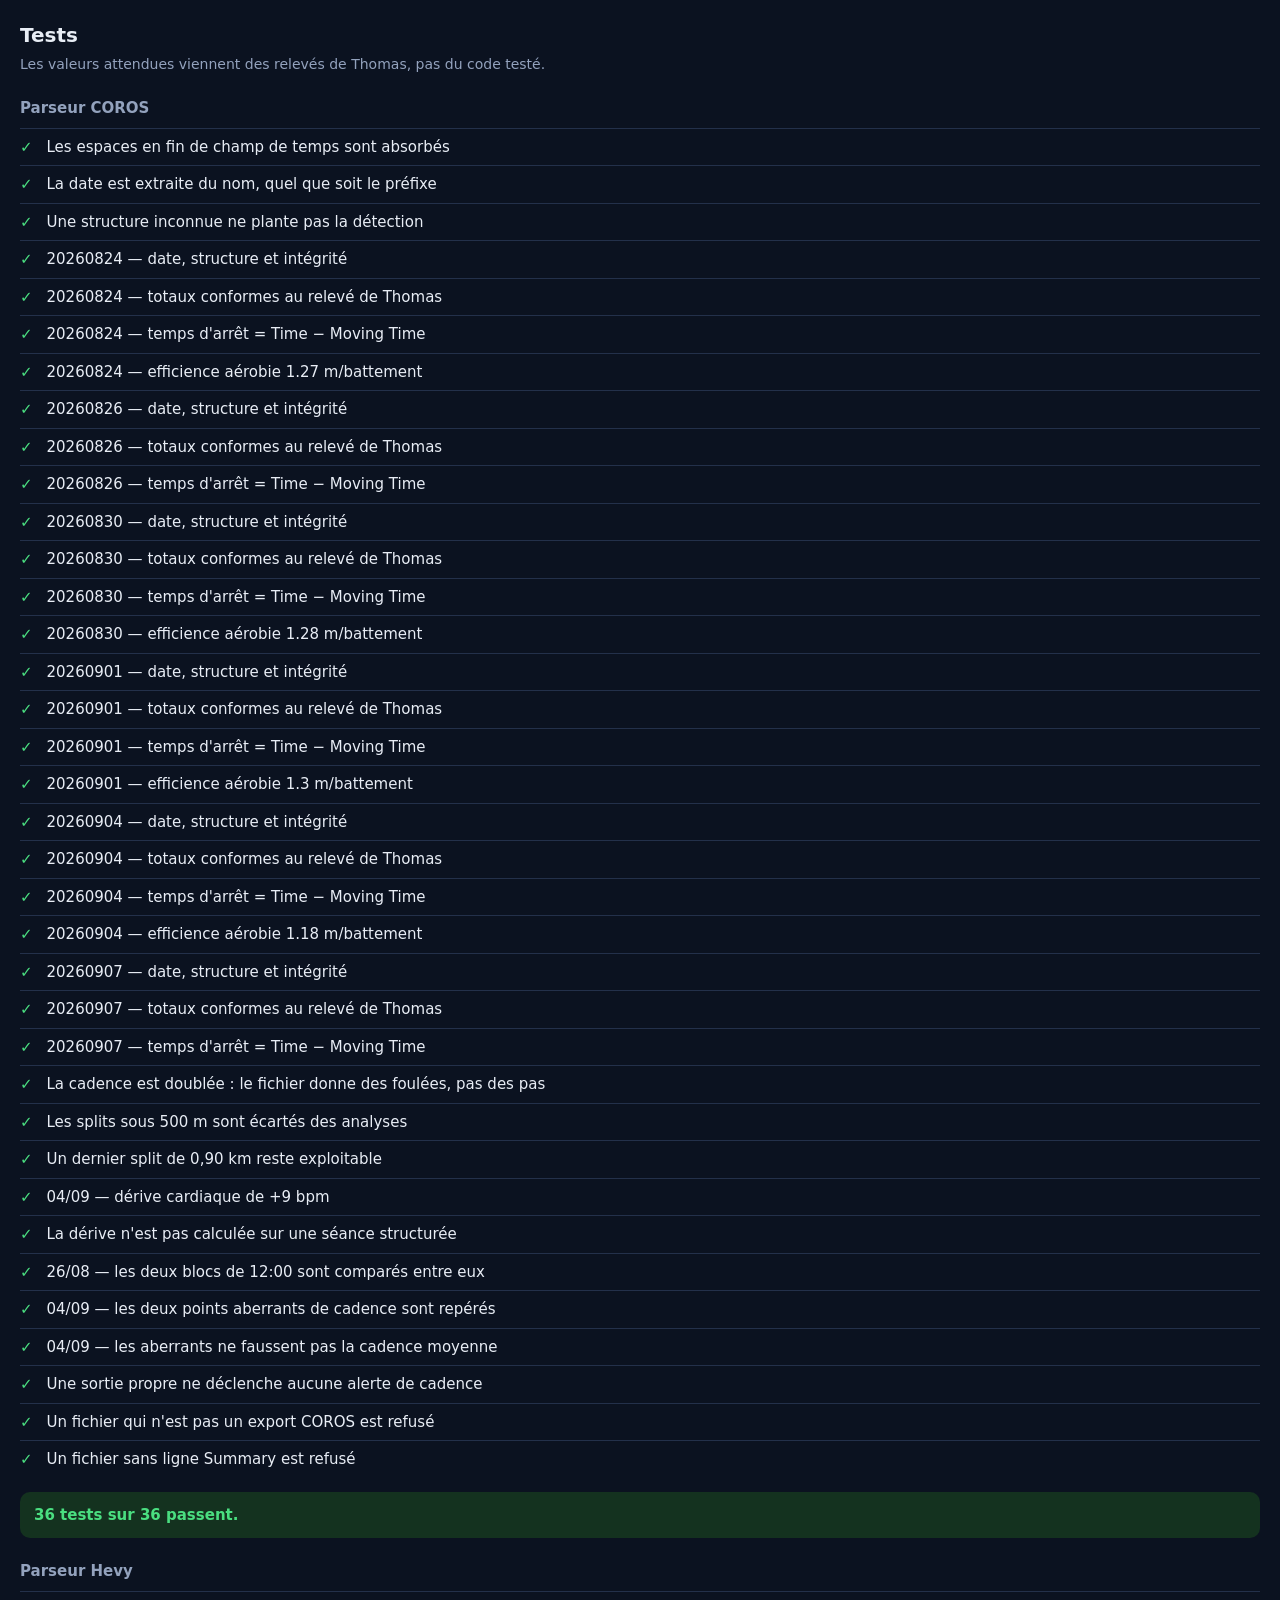
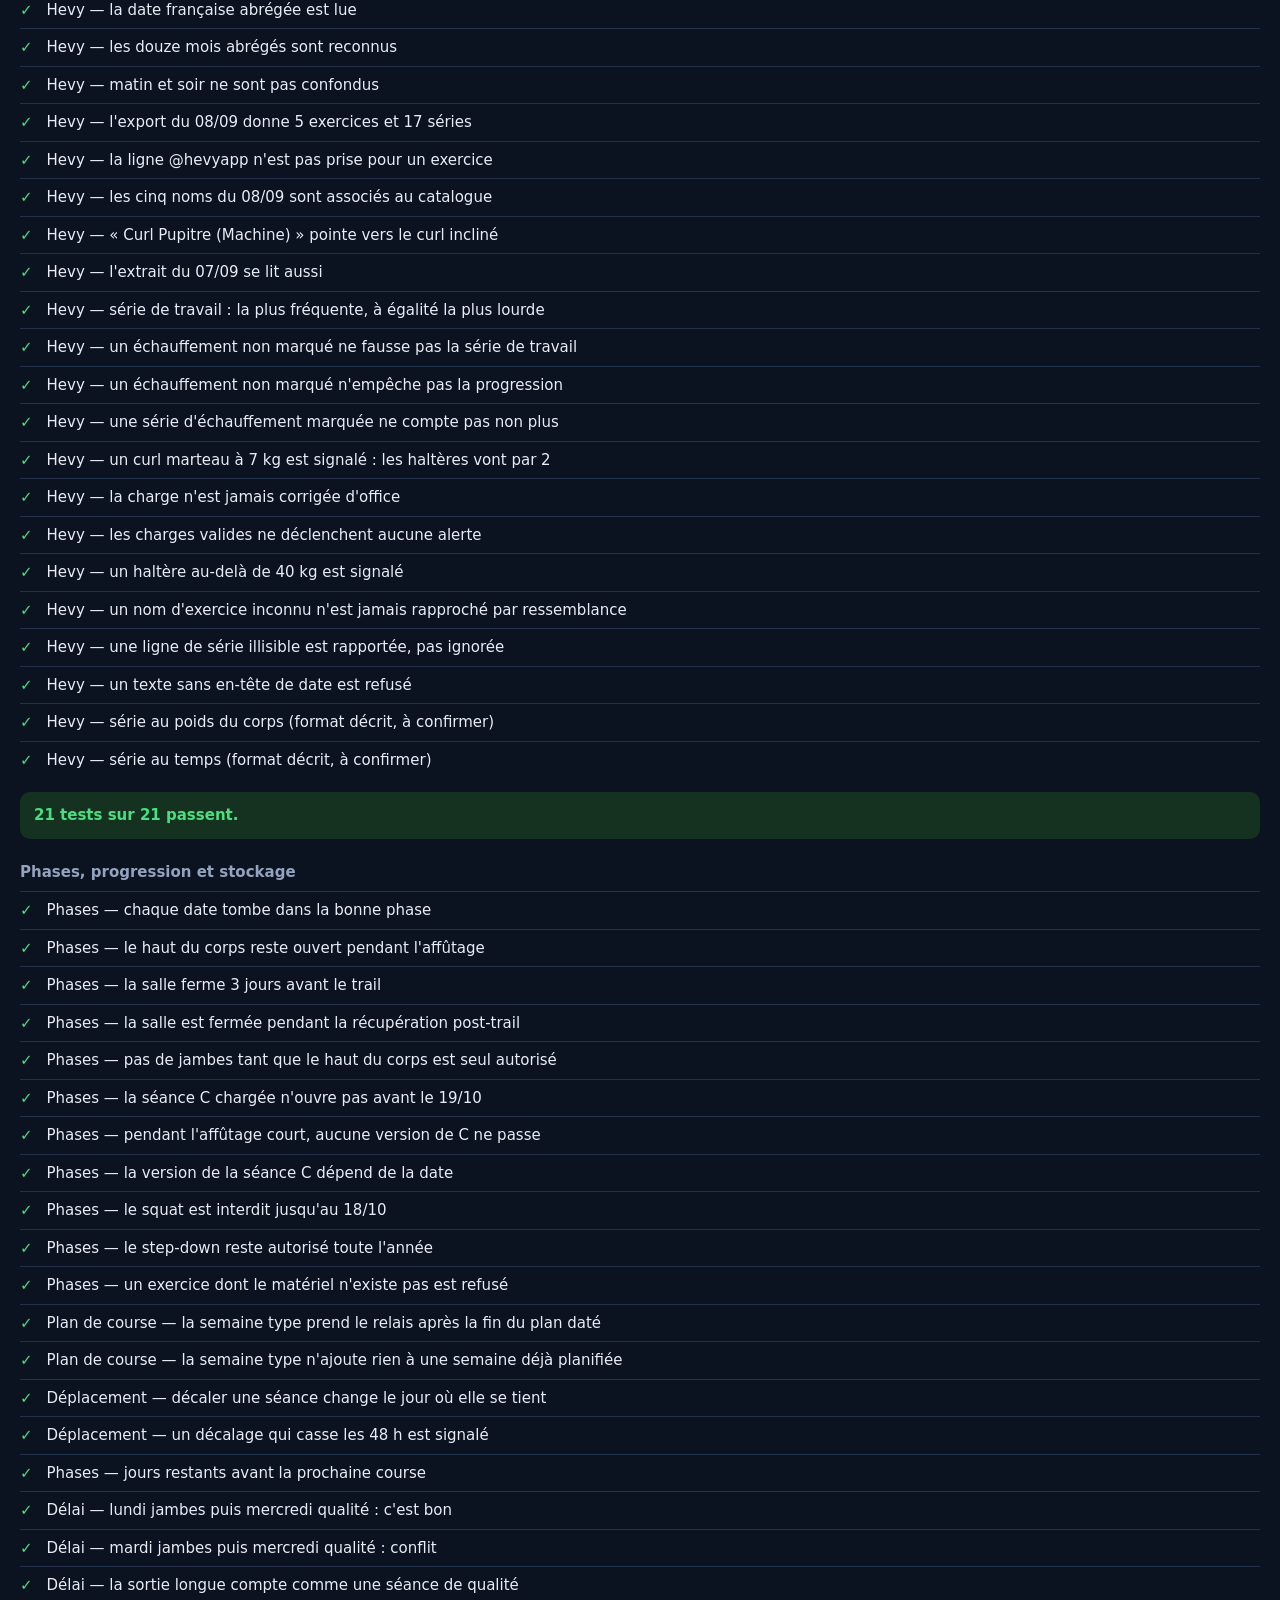
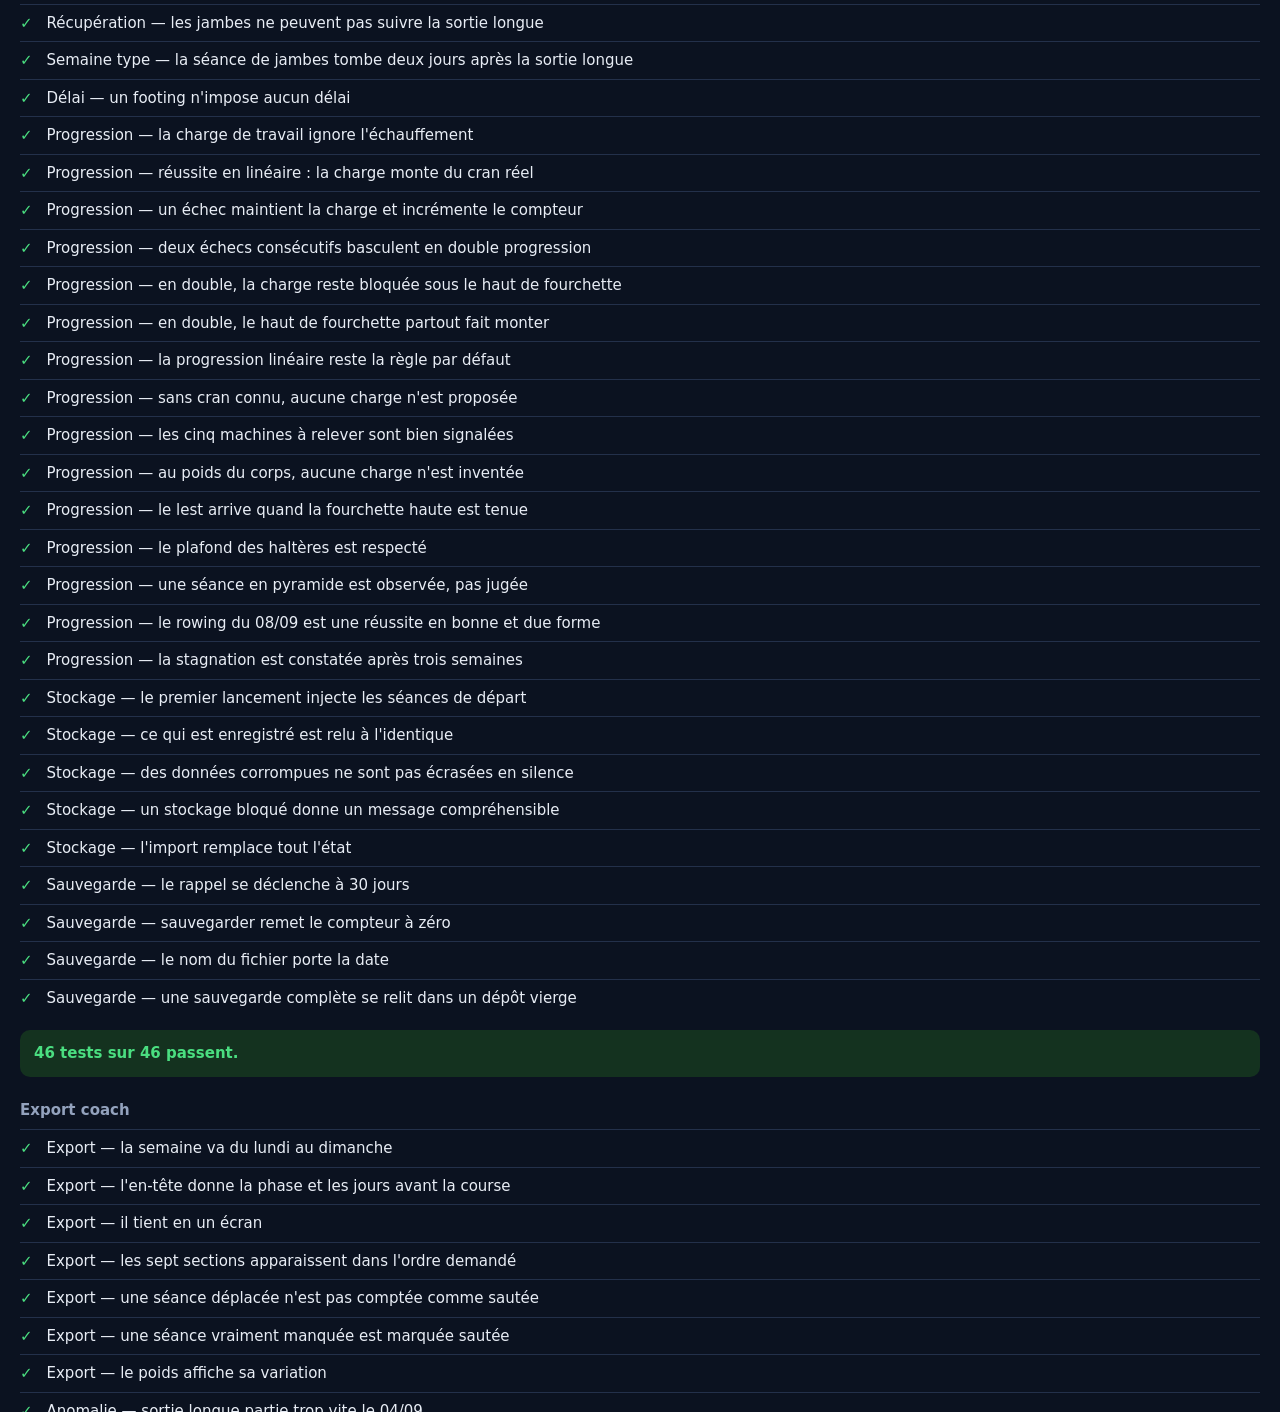
<file: tests/index.html>
<!doctype html>
<html lang="fr">
<head>
<meta charset="utf-8">
<meta name="viewport" content="width=device-width, initial-scale=1">
<title>Tests — Entraînement</title>
<style>
  body { margin:0; padding:20px; background:#0b1220; color:#e8edf5;
         font:15px/1.5 -apple-system, BlinkMacSystemFont, system-ui, sans-serif; }
  h1 { font-size:20px; margin:0 0 4px; }
  .aide { color:#93a2bd; font-size:14px; margin:0 0 18px; }
  h2 { font-size:15px; margin:22px 0 8px; color:#93a2bd; font-weight:600; }
  ul { list-style:none; margin:0; padding:0; }
  li { display:flex; gap:10px; align-items:baseline; padding:7px 0;
       border-top:1px solid #23304a; }
  li span:first-child { font-weight:700; width:1.1em; flex:0 0 auto; }
  li.ok span:first-child { color:#4ade80; }
  li.ko span:first-child { color:#f87171; }
  .detail { display:block; color:#f87171; font-size:13px; margin-top:2px; }
  .bilan { margin:14px 0 0; padding:12px 14px; border-radius:10px; font-weight:600; }
  .bilan.ok { background:#14321f; color:#4ade80; }
  .bilan.ko { background:#3a1a1a; color:#f87171; }
</style>
</head>
<body>

<h1>Tests</h1>
<p class="aide">Les valeurs attendues viennent des relevés de Thomas, pas du code testé.</p>

<h2>Parseur COROS</h2>
<ul id="coros"></ul>

<h2>Parseur Hevy</h2>
<ul id="hevy"></ul>

<h2>Phases, progression et stockage</h2>
<ul id="moteur"></ul>

<h2>Export coach</h2>
<ul id="export"></ul>

<script type="module">
  import { executer } from "./executer.js";
  const sections = [];
  for (const [module, cible] of [
    ["./tests-coros.js", "coros"],
    ["./tests-hevy.js", "hevy"],
    ["./tests-moteur.js", "moteur"],
    ["./tests-export.js", "export"],
  ]) {
    await import(module);
    sections.push(await executer(document.getElementById(cible)));
  }
  window.resultats = {
    total: sections.reduce((t, s) => t + s.total, 0),
    reussis: sections.reduce((t, s) => t + s.reussis, 0),
    echecs: sections.flatMap((s) => s.echecs),
  };
</script>

</body>
</html>
</file>
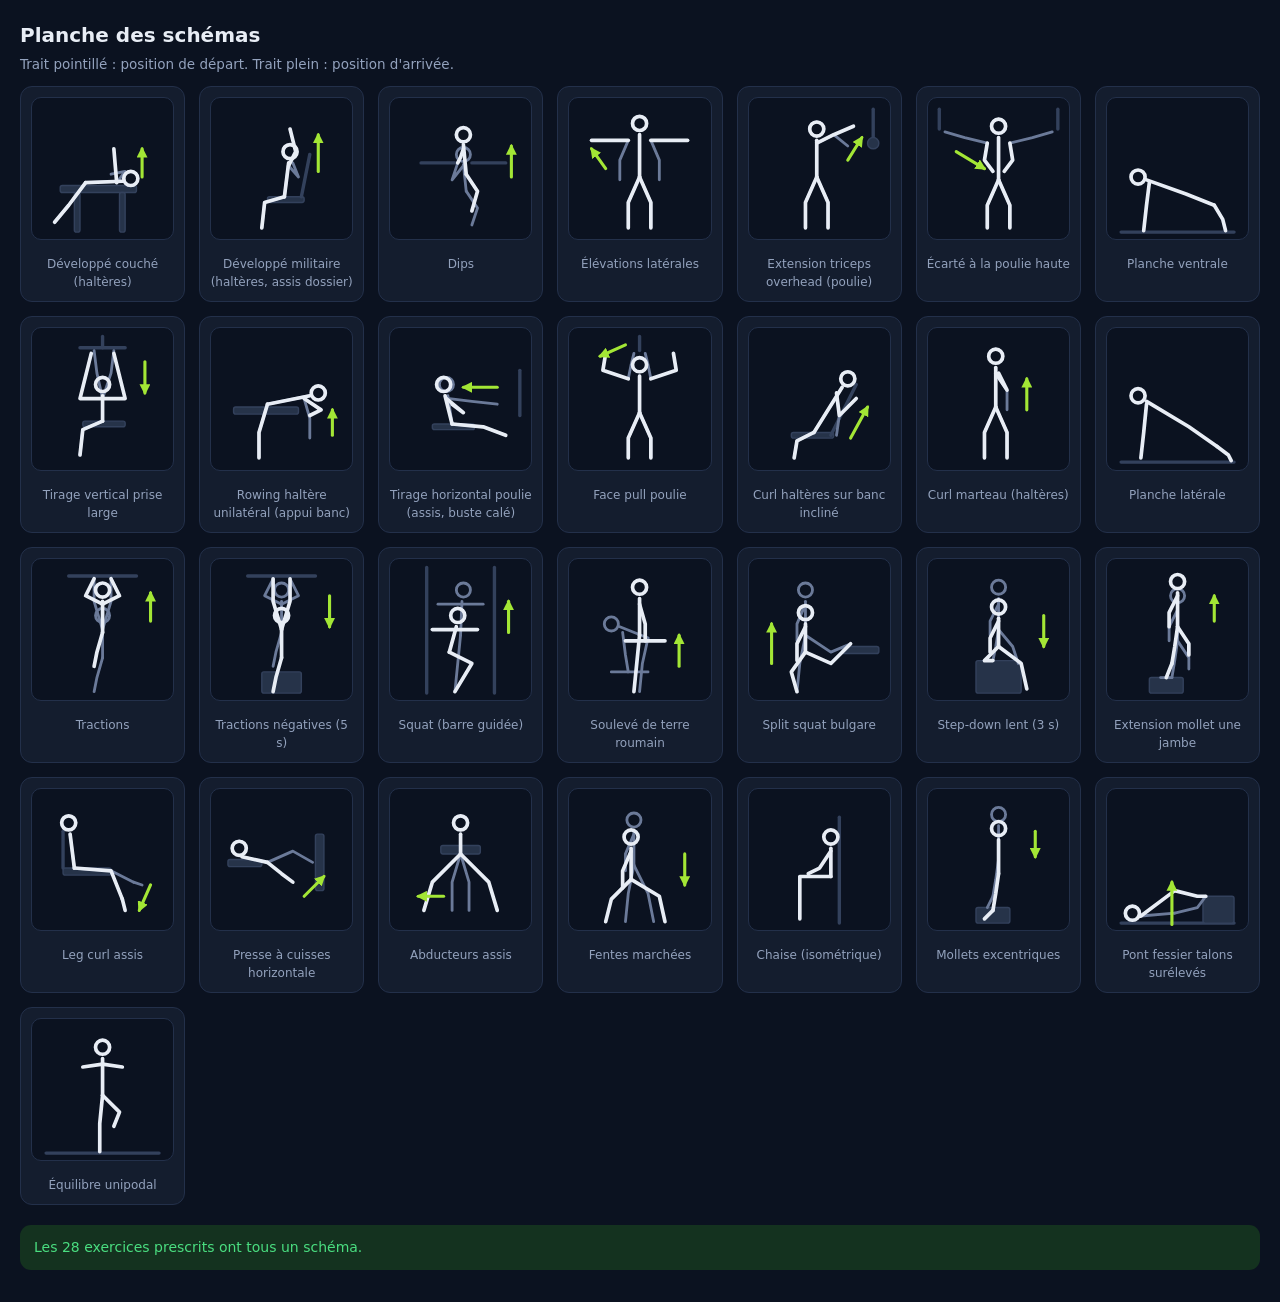
<file: tests/schemas.html>
<!doctype html>
<html lang="fr">
<head>
<meta charset="utf-8">
<meta name="viewport" content="width=device-width, initial-scale=1">
<title>Planche des schémas</title>
<link rel="stylesheet" href="../style.css">
<style>
  body { padding: 20px; }
  .planche { display: grid; grid-template-columns: repeat(auto-fill, minmax(150px, 1fr)); gap: 14px; }
  .case { background: var(--carte); border: 1px solid var(--bord); border-radius: 12px; padding: 10px; text-align: center; }
  .case .schema { width: 100%; height: auto; }
  .case p { margin: 8px 0 0; font-size: 12px; color: var(--attenue); }
  .manquants { margin-top: 20px; }
</style>
</head>
<body>

<h1 style="font-size:20px;margin:0 0 4px">Planche des schémas</h1>
<p class="aide">Trait pointillé : position de départ. Trait plein : position d'arrivée.</p>

<div class="planche" id="planche"></div>
<div class="manquants" id="manquants"></div>

<script type="module">
  import { SCHEMAS } from "../config/schemas.js";
  import { schemaSvg } from "../ui/schema.js";
  import { parId } from "../config/catalogue-exercices.js";
  import { SEANCES } from "../config/programme.js";

  document.getElementById("planche").innerHTML = Object.keys(SCHEMAS)
    .map((id) => `<div class="case">${schemaSvg(id, 130)}<p>${parId[id]?.nom || id}</p></div>`)
    .join("");

  const prescrits = new Set();
  for (const s of Object.values(SEANCES)) {
    for (const l of [...s.lignes, ...(s.optionnel || [])]) prescrits.add(l.exercice);
  }
  const manquants = [...prescrits].filter((id) => !SCHEMAS[id]);
  document.getElementById("manquants").innerHTML = manquants.length
    ? `<div class="message erreur">Exercices prescrits sans schéma :<ul>${manquants
        .map((id) => `<li>${parId[id]?.nom || id}</li>`).join("")}</ul></div>`
    : `<div class="message succes">Les ${prescrits.size} exercices prescrits ont tous un schéma.</div>`;
  window.manquants = manquants;
</script>

</body>
</html>
</file>
<file: style.css>
/* Conçu pour être utilisé d'une main, en salle, entre deux séries.
   Toutes les cibles tactiles font au moins 44 px. */

:root {
  --fond: #0b1220;
  --carte: #141d2e;
  --carte-haute: #1b2740;
  --bord: #23304a;
  --texte: #e8edf5;
  --attenue: #93a2bd;
  --accent: #a3e635;
  --accent-sombre: #3f5314;
  --ok: #4ade80;
  --alerte: #fbbf24;
  --refus: #f87171;
  --barre: 62px;
}

* { box-sizing: border-box; -webkit-tap-highlight-color: transparent; }

body {
  margin: 0;
  padding: 0 0 calc(var(--barre) + env(safe-area-inset-bottom));
  background: var(--fond);
  color: var(--texte);
  font: 16px/1.5 -apple-system, BlinkMacSystemFont, "Segoe UI", system-ui, sans-serif;
  -webkit-text-size-adjust: 100%;
}

/* ------------------------------------------------------------- En-tête */

#entete {
  position: sticky;
  top: 0;
  z-index: 10;
  padding: max(14px, env(safe-area-inset-top)) 16px 12px;
  background: var(--fond);
  border-bottom: 1px solid var(--bord);
}

#entete h1 { margin: 0; font-size: 21px; letter-spacing: -0.02em; }

#entete .contexte { margin: 3px 0 0; color: var(--attenue); font-size: 13.5px; }

#entete .compte-a-rebours { color: var(--accent); font-weight: 600; }

main { padding: 14px 16px 20px; }

/* ------------------------------------------------------------ Navigation */

#navigation {
  position: fixed;
  bottom: 0; left: 0; right: 0;
  display: flex;
  height: calc(var(--barre) + env(safe-area-inset-bottom));
  padding-bottom: env(safe-area-inset-bottom);
  background: rgba(11, 18, 32, 0.94);
  backdrop-filter: blur(12px);
  border-top: 1px solid var(--bord);
}

#navigation a {
  flex: 1;
  display: flex;
  flex-direction: column;
  align-items: center;
  justify-content: center;
  gap: 3px;
  color: var(--attenue);
  text-decoration: none;
  font-size: 11px;
}

#navigation a.actif { color: var(--accent); }

.pictogramme { font-size: 17px; line-height: 1; }

/* ---------------------------------------------------------------- Cartes */

.carte {
  background: var(--carte);
  border: 1px solid var(--bord);
  border-radius: 14px;
  padding: 14px;
  margin-bottom: 12px;
}

.carte h2 { margin: 0 0 4px; font-size: 16px; }
.carte h3 { margin: 0 0 8px; font-size: 14px; color: var(--attenue); font-weight: 600; }

.aide { margin: 0 0 12px; color: var(--attenue); font-size: 13.5px; }

.vide {
  padding: 28px 16px;
  text-align: center;
  color: var(--attenue);
  font-size: 14px;
}

/* -------------------------------------------------------------- Semaine */

.barre-semaine {
  display: flex;
  align-items: center;
  gap: 8px;
  margin-bottom: 12px;
}

.barre-semaine .intitule {
  flex: 1;
  text-align: center;
  font-size: 14px;
  color: var(--attenue);
}

.jour { margin-bottom: 12px; }

.jour > .entete-jour {
  display: flex;
  align-items: baseline;
  gap: 8px;
  padding: 0 2px 6px;
  font-size: 13px;
  color: var(--attenue);
  text-transform: capitalize;
}

.jour.aujourdhui > .entete-jour { color: var(--accent); font-weight: 700; }

.seance {
  display: flex;
  gap: 12px;
  align-items: flex-start;
  background: var(--carte);
  border: 1px solid var(--bord);
  border-radius: 14px;
  padding: 12px 14px;
  margin-bottom: 8px;
}

.seance.refusee { opacity: 0.72; border-style: dashed; }

.coche {
  flex: 0 0 auto;
  width: 30px; height: 30px;
  margin-top: 1px;
  border: 2px solid var(--bord);
  border-radius: 9px;
  background: transparent;
  color: transparent;
  font-size: 17px;
  line-height: 1;
  cursor: pointer;
}

.coche.faite {
  background: var(--accent);
  border-color: var(--accent);
  color: #0b1220;
  font-weight: 800;
}

.corps-seance { flex: 1; min-width: 0; }

.titre-seance {
  display: flex;
  justify-content: space-between;
  gap: 10px;
  align-items: baseline;
  font-size: 15.5px;
  font-weight: 600;
}

.etiquette {
  flex: 0 0 auto;
  font-size: 11px;
  font-weight: 700;
  letter-spacing: 0.04em;
  padding: 3px 7px;
  border-radius: 6px;
  background: var(--carte-haute);
  color: var(--attenue);
}

.etiquette.course { background: var(--accent-sombre); color: var(--accent); }
.etiquette.faite { background: #14321f; color: var(--ok); }
.etiquette.sautee { background: #3a1a1a; color: var(--refus); }

.sous-titre { margin: 3px 0 0; font-size: 13.5px; color: var(--attenue); }

.motif-refus {
  margin: 6px 0 0;
  padding: 8px 10px;
  border-radius: 9px;
  background: rgba(248, 113, 113, 0.08);
  color: var(--refus);
  font-size: 13px;
}

details summary {
  margin-top: 8px;
  color: var(--accent);
  font-size: 13.5px;
  cursor: pointer;
  list-style: none;
  padding: 4px 0;
}

details summary::-webkit-details-marker { display: none; }
details summary::before { content: "▸ "; }
details[open] summary::before { content: "▾ "; }

.exercice {
  display: flex;
  justify-content: space-between;
  gap: 10px;
  padding: 9px 0;
  border-top: 1px solid var(--bord);
  font-size: 14px;
}

.exercice .charge { flex: 0 0 auto; font-weight: 700; }
.exercice .charge.inconnue { color: var(--alerte); font-weight: 600; font-size: 13px; }
.exercice .prescription { color: var(--attenue); font-size: 12.5px; display: block; }
.exercice .note { color: var(--alerte); font-size: 12.5px; display: block; margin-top: 3px; }

/* --------------------------------------------------------- Schémas */

.schema {
  flex: 0 0 auto;
  background: var(--fond);
  border: 1px solid var(--bord);
  border-radius: 10px;
}

.schema .depart {
  fill: none;
  stroke: #6b7a99;
  stroke-width: 2;
  stroke-linecap: round;
  stroke-linejoin: round;
}

.schema .arrivee {
  fill: none;
  stroke: var(--texte);
  stroke-width: 2.6;
  stroke-linecap: round;
  stroke-linejoin: round;
}

.schema .materiel { fill: #263349; stroke: #33415c; stroke-width: 1; }
.schema .materiel-trait { stroke: #33415c; stroke-width: 2.4; stroke-linecap: round; }
.schema .fleche { stroke: var(--accent); stroke-width: 2.2; stroke-linecap: round; }
.schema .pointe { fill: var(--accent); }

.exercice-avec-schema {
  display: flex;
  gap: 12px;
  align-items: flex-start;
  padding: 10px 0;
  border-top: 1px solid var(--bord);
}

.exercice-avec-schema .exercice { flex: 1; min-width: 0; border-top: 0; padding: 0; }

.legende-schema {
  margin: 10px 0 0;
  color: var(--attenue);
  font-size: 12px;
}

/* ------------------------------------------------------- Formulaires */

label { display: block; margin-bottom: 12px; font-size: 14px; color: var(--attenue); }

label .obligatoire { color: var(--alerte); }

input[type="text"], input[type="number"], input[type="date"], select, textarea {
  display: block;
  width: 100%;
  margin-top: 5px;
  padding: 13px;
  font: inherit;
  font-size: 17px; /* évite le zoom automatique d'iOS */
  color: var(--texte);
  background: var(--fond);
  border: 1px solid var(--bord);
  border-radius: 11px;
}

textarea { min-height: 84px; resize: vertical; }

input:focus, select:focus, textarea:focus {
  outline: 2px solid var(--accent);
  outline-offset: 1px;
}

input[type="file"] {
  display: block;
  width: 100%;
  margin-top: 5px;
  padding: 13px;
  font-size: 14px;
  color: var(--attenue);
  background: var(--fond);
  border: 1px dashed var(--bord);
  border-radius: 11px;
}

.bouton {
  display: block;
  width: 100%;
  min-height: 50px;
  padding: 14px;
  font: inherit;
  font-size: 16px;
  font-weight: 700;
  color: #0b1220;
  background: var(--accent);
  border: 0;
  border-radius: 12px;
  cursor: pointer;
}

.bouton.secondaire {
  color: var(--texte);
  background: var(--carte-haute);
  border: 1px solid var(--bord);
}

.bouton:disabled { opacity: 0.45; }

.boutons { display: flex; flex-direction: column; gap: 10px; }

.compteur { display: flex; gap: 8px; margin-top: 5px; }

.compteur button {
  flex: 1;
  min-height: 48px;
  font: inherit;
  font-size: 16px;
  font-weight: 700;
  color: var(--texte);
  background: var(--fond);
  border: 1px solid var(--bord);
  border-radius: 11px;
  cursor: pointer;
}

.lien-annuler {
  padding: 4px 0;
  font: inherit;
  font-size: 13px;
  color: var(--accent);
  background: none;
  border: 0;
  text-decoration: underline;
  cursor: pointer;
}

.compteur button.choisi {
  color: #0b1220;
  background: var(--accent);
  border-color: var(--accent);
}

/* ---------------------------------------------------------- Messages */

.message {
  padding: 12px 14px;
  border-radius: 11px;
  margin-bottom: 12px;
  font-size: 14px;
}

.message.succes { background: #14321f; color: var(--ok); }
.message.erreur { background: #3a1a1a; color: var(--refus); }
.message.attention { background: #3a2f11; color: var(--alerte); }

.message ul { margin: 6px 0 0; padding-left: 18px; }

/* ------------------------------------------------------------- Export */

.texte-export {
  margin: 0;
  padding: 13px;
  background: var(--fond);
  border: 1px solid var(--bord);
  border-radius: 11px;
  font: 12.5px/1.45 ui-monospace, SFMono-Regular, Menlo, monospace;
  color: var(--texte);
  white-space: pre-wrap;
  overflow-x: auto;
  max-height: 46vh;
}

/* ------------------------------------------------------------ Progrès */

.progres-ligne {
  display: flex;
  justify-content: space-between;
  align-items: baseline;
  gap: 10px;
  padding: 11px 0;
  border-top: 1px solid var(--bord);
}

.progres-ligne:first-of-type { border-top: 0; }

.progres-ligne > span:last-child { flex: 0 0 auto; white-space: nowrap; }
.progres-ligne .valeur { font-weight: 700; font-size: 15px; }
.progres-ligne .mode { font-size: 11px; color: var(--attenue); display: block; text-align: right; }

table.donnees { width: 100%; border-collapse: collapse; font-size: 13.5px; }
table.donnees th, table.donnees td { padding: 8px 6px; text-align: right; border-top: 1px solid var(--bord); }
table.donnees th { color: var(--attenue); font-weight: 600; font-size: 12px; }
table.donnees th:first-child, table.donnees td:first-child { text-align: left; }
</file>
